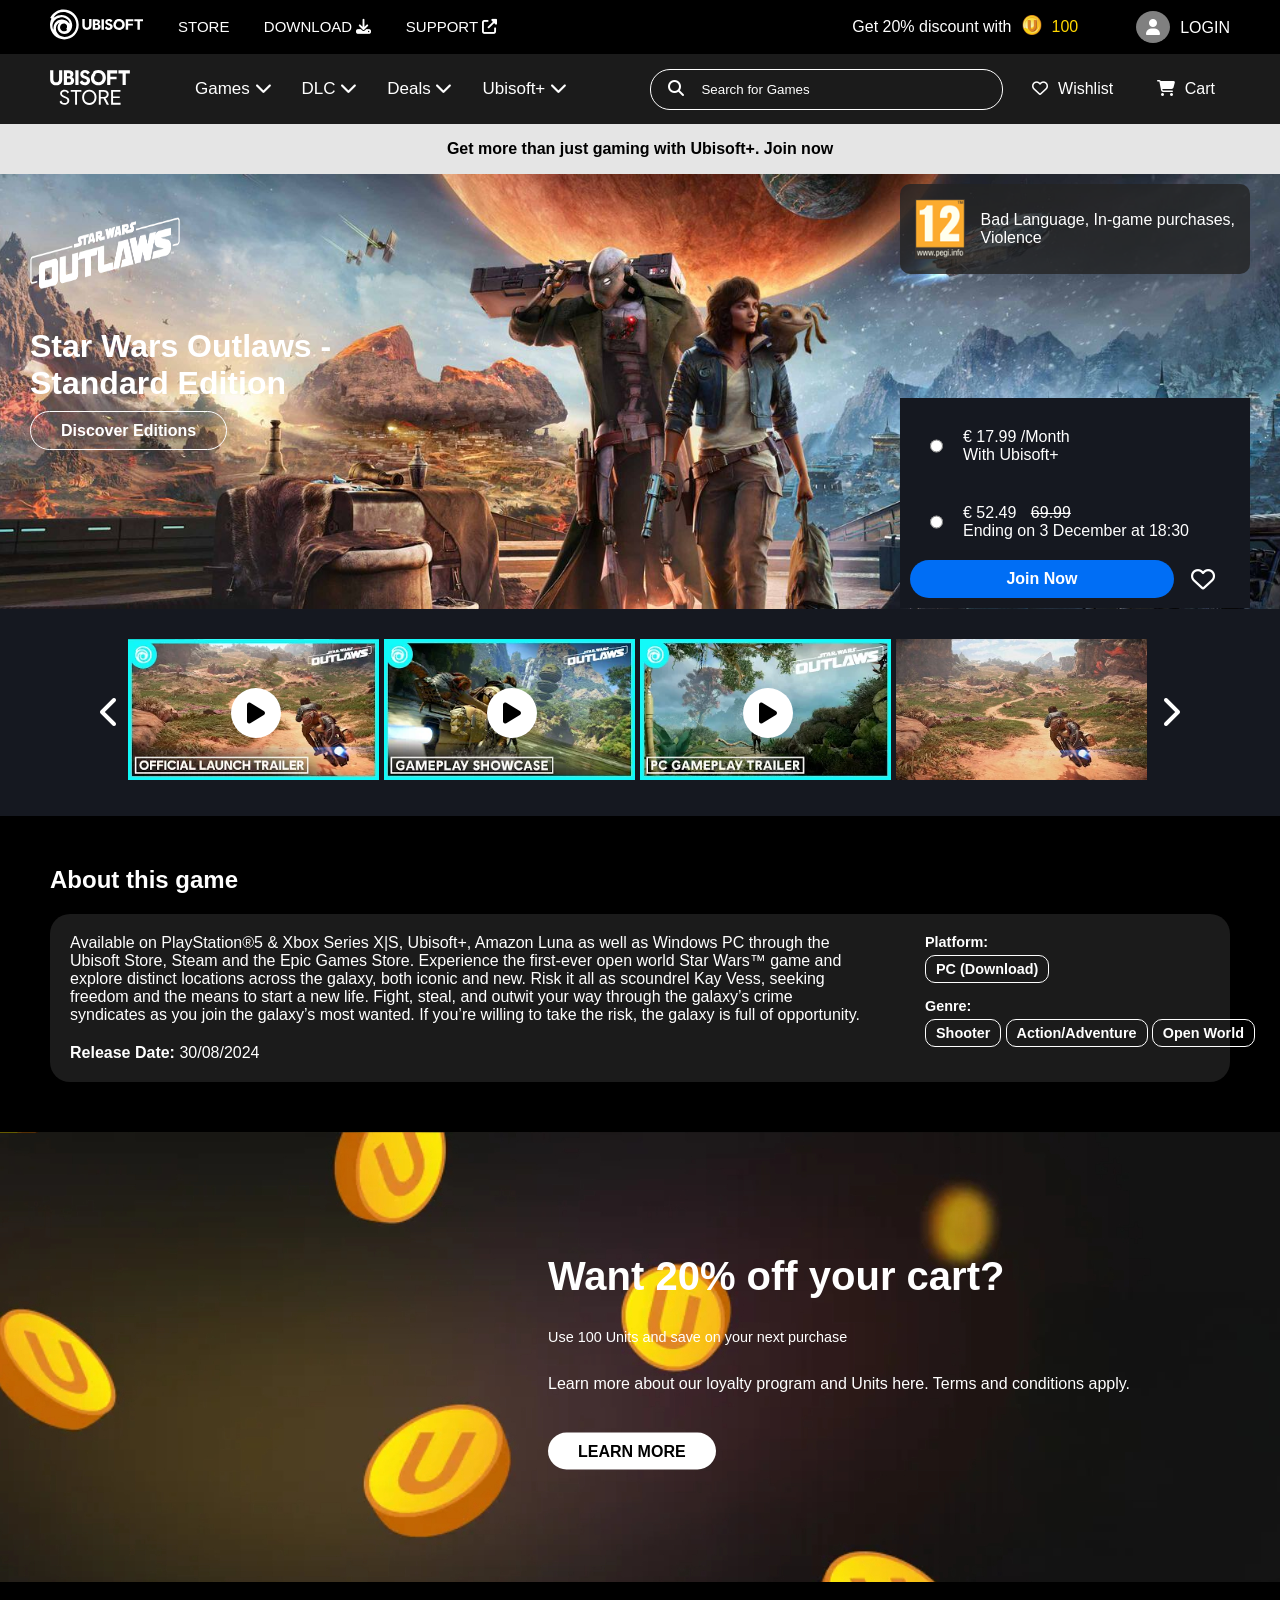
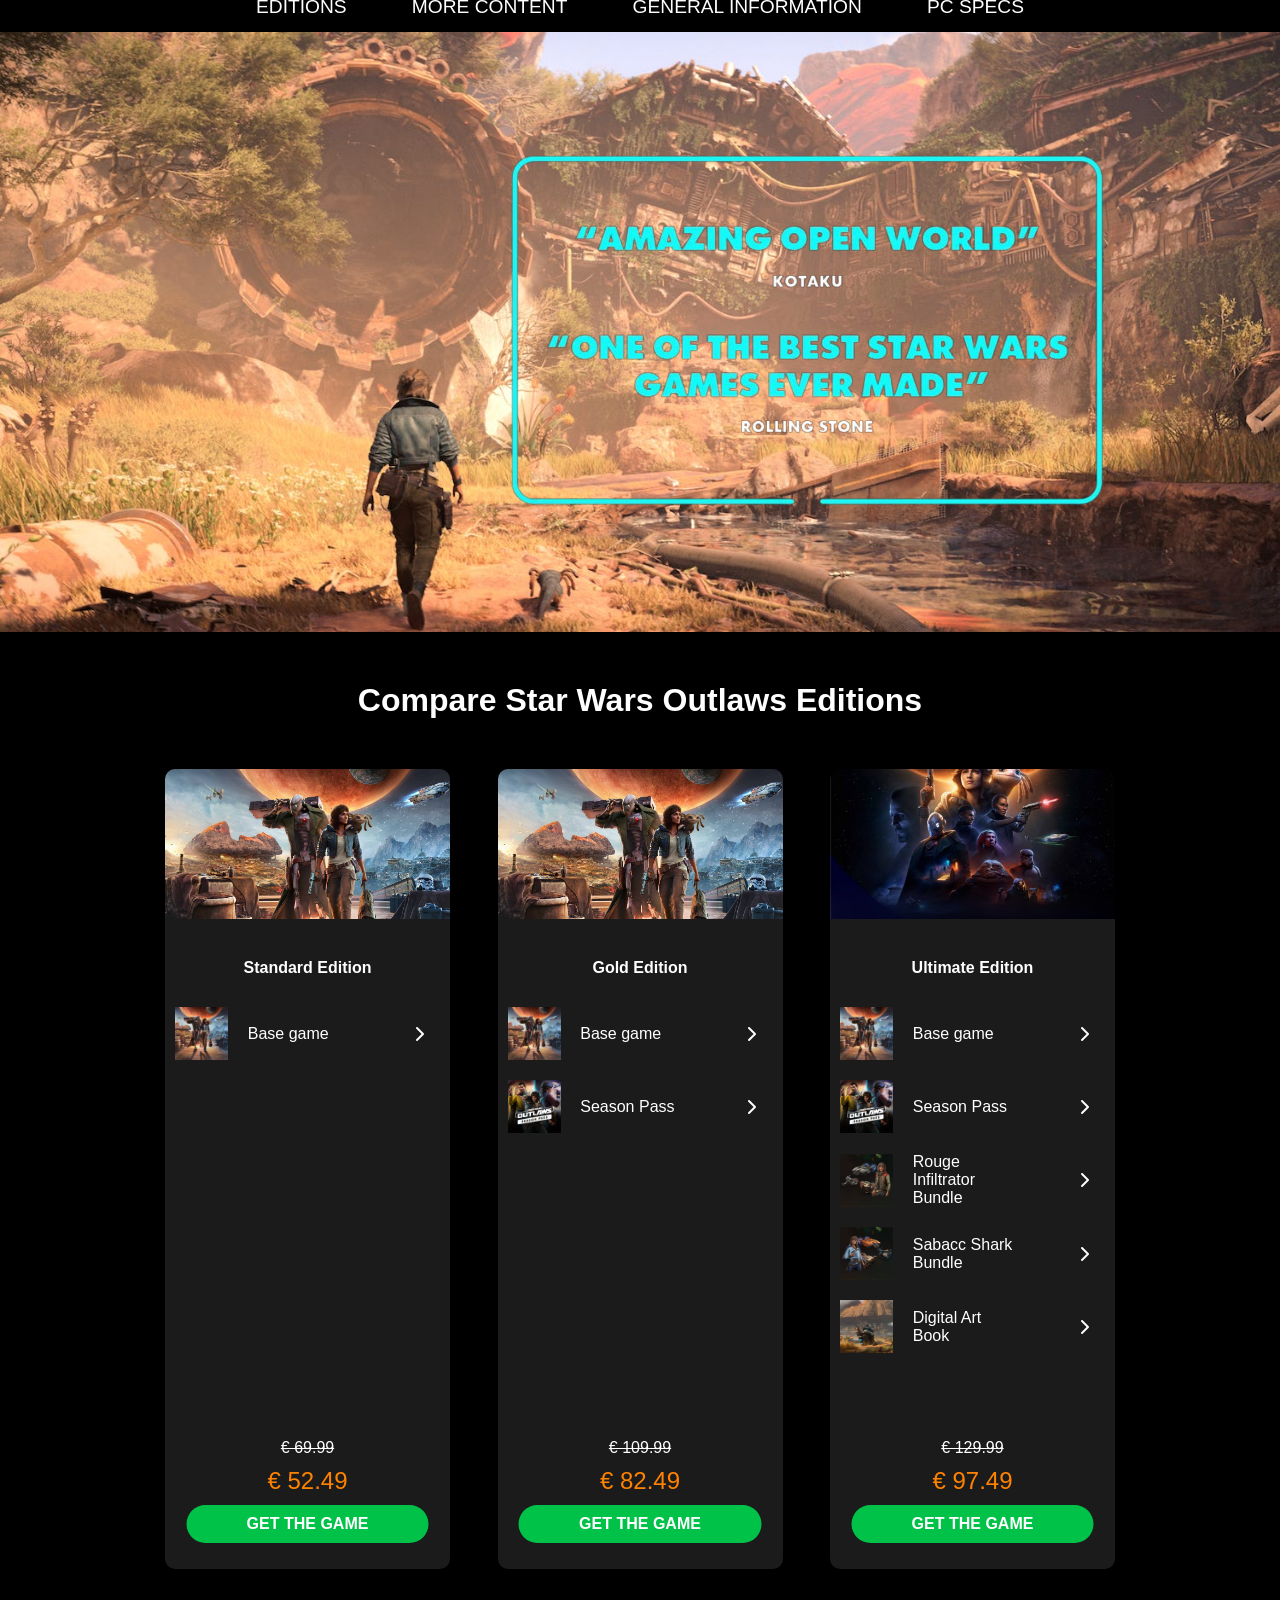
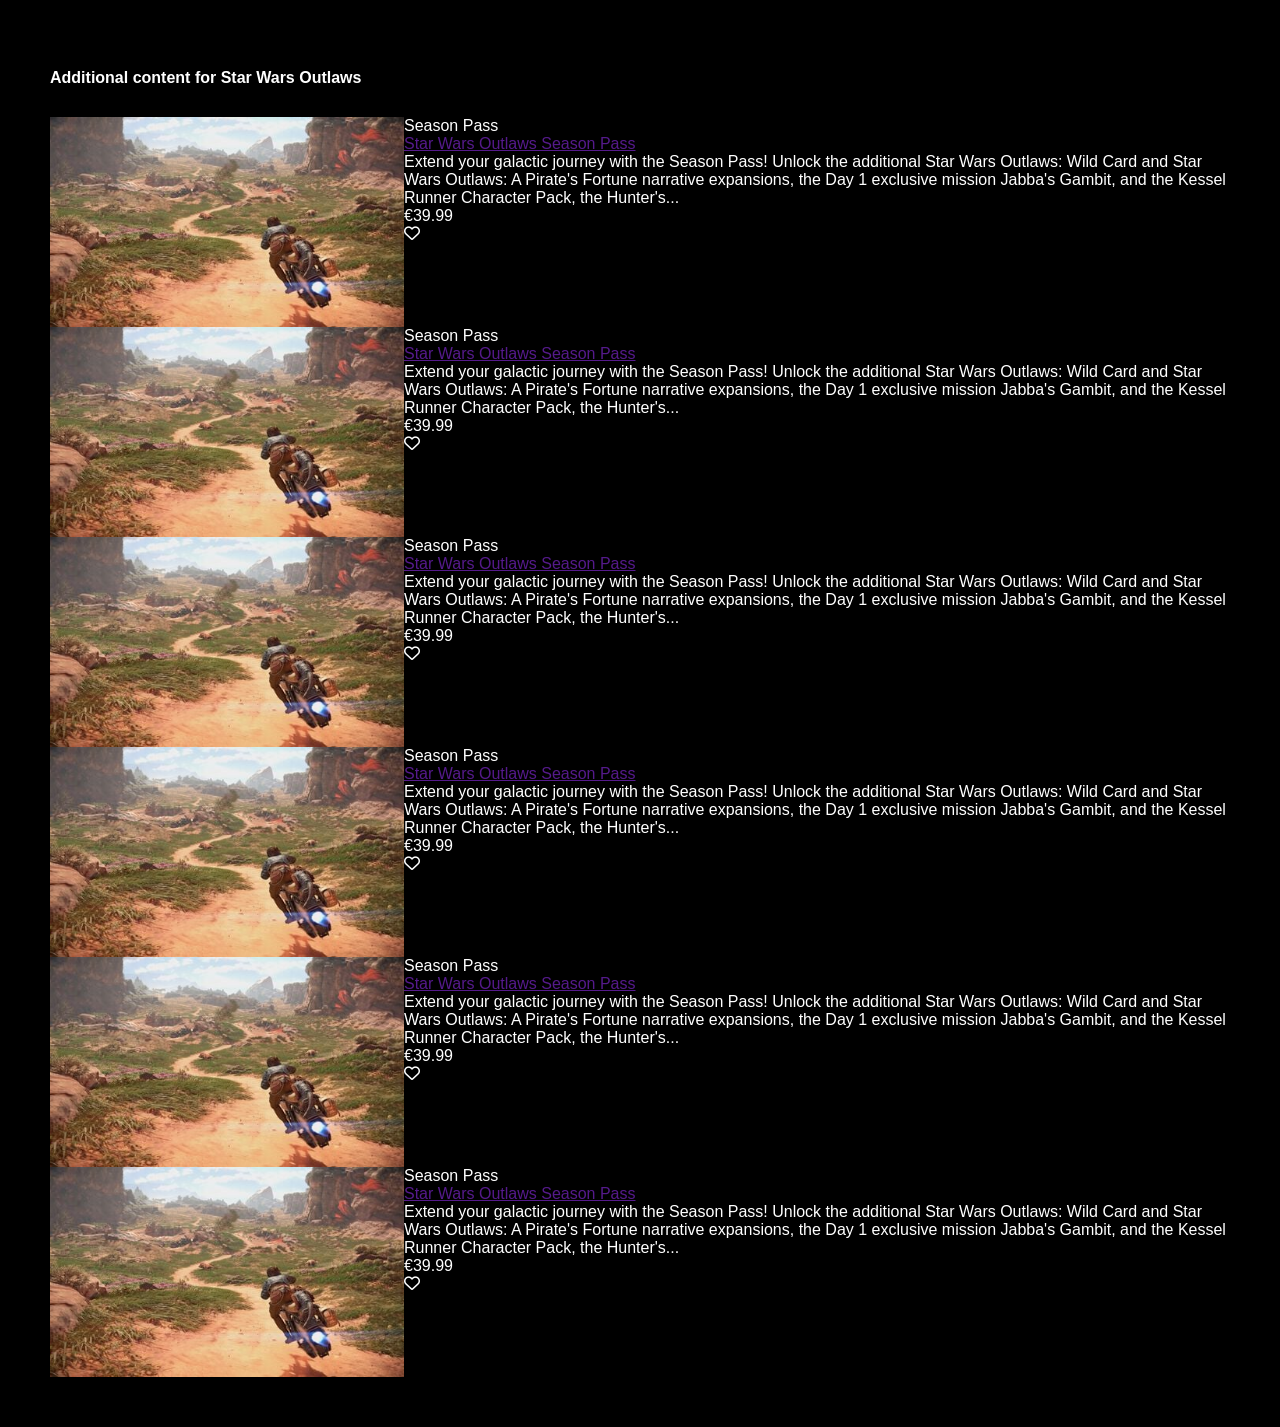
<file: Games/star wars outlaws.html>
<!DOCTYPE html>
<html lang="en">

<head>
    <meta charset="UTF-8">
    <meta name="viewport" content="width=device-width, initial-scale=1.0">
    <title>Ubisoft International Store EN</title>
    <link rel="stylesheet" href="../css/games.css">
    <link rel="stylesheet" href="../css/common.css">
    <link rel="stylesheet" href="https://cdnjs.cloudflare.com/ajax/libs/font-awesome/6.4.0/css/all.min.css"
        integrity="sha512-iecdLmaskl7CVkqkXNQ/ZH/XLlvWZOJyj7Yy7tcenmpD1ypASozpmT/E0iPtmFIB46ZmdtAc9eNBvH0H/ZpiBw=="
        crossorigin="anonymous" referrerpolicy="no-referrer" />
</head>

<body>
    <!-- Header Section -->
    <!-- Main Header -->
    <div id="main-header">
        <div class="logo-and-navigation-menu">
            <!-- Logo -->
            <div class="logo">
                <a href="./index.html">
                    <svg xmlns="http://www.w3.org/2000/svg" width="93" height="31" viewBox="0 0 93 31" fill="#ffffff">
                        <path
                            d="M28.7029 15.4837C28.3943 0.182863 8.09292 -5.51842 0.279658 8.81859C0.624676 9.06895 1.10256 9.40741 1.44758 9.65777C0.868767 10.8685 0.45952 12.1535 0.231441 13.4765C0.077439 14.3274 -1.92491e-05 15.1905 3.58812e-09 16.0553C3.58812e-09 23.9991 6.42891 30.4353 14.3579 30.4353C22.2869 30.4353 28.7158 23.9991 28.7158 16.0596C28.7158 15.8662 28.7158 15.675 28.7029 15.4837ZM3.54447 18.0517C3.35589 19.6087 3.47375 20.0933 3.47268 20.2802L3.12766 20.406C2.99694 20.1502 2.66478 19.2477 2.51906 18.0345C2.14297 13.4045 5.29528 9.23227 10.0912 8.45541C14.4897 7.81071 18.6953 10.5432 19.681 14.3716L19.3349 14.4973C19.0442 14.109 18.7263 13.7421 18.3835 13.3992C13.0785 8.06429 4.74132 10.512 3.54447 18.0507V18.0517ZM17.2059 20.6413C16.8299 21.1874 16.322 21.629 15.7296 21.9248C15.1373 22.2206 14.4798 22.361 13.8186 22.3328C13.1574 22.3046 12.5142 22.1088 11.949 21.7636C11.3838 21.4184 10.9151 20.9352 10.5867 20.3591C10.2583 19.7829 10.0809 19.1327 10.0712 18.4691C10.0614 17.8056 10.2196 17.1504 10.5308 16.5648C10.8421 15.9792 11.2964 15.4823 11.8512 15.1205C12.406 14.7588 13.0432 14.544 13.7032 14.4962C14.3421 14.4619 14.9765 14.6218 15.5234 14.9548C16.0702 15.2879 16.5042 15.7786 16.7684 16.363C17.0327 16.9473 17.115 17.598 17.0045 18.23C16.8941 18.862 16.5961 19.4458 16.1494 19.9052L17.2059 20.6413ZM25.3706 20.7928C23.2994 25.5012 19.036 27.965 14.4833 27.9081C5.74959 27.4783 3.21017 17.378 9.04547 13.7301L9.30263 13.9869C9.20298 14.118 8.86439 14.3931 8.31901 15.4622C7.68362 16.7613 7.48968 18.056 7.56897 18.8662C8.02328 25.9257 17.8863 27.3612 21.284 20.3823C25.6085 10.8096 14.1436 1.08866 3.96449 8.51558L3.72984 8.28027C6.40855 4.07469 11.6374 2.19217 16.6327 3.44503C24.2723 5.36516 28.374 13.3433 25.3717 20.7917L25.3706 20.7928Z"
                            fill="white"></path>
                        <path
                            d="M41.5331 10.0748V16.4768C41.5331 19.0218 39.9074 20.9327 36.9194 20.9327C33.9314 20.9327 32.3057 19.027 32.3057 16.4768V10.0748H34.7323V16.2923C34.7323 17.8467 35.4985 18.7306 36.9194 18.7306C38.3402 18.7306 39.1065 17.8467 39.1065 16.2923V10.0748H41.5331ZM50.5568 17.6653C50.5568 19.5099 49.0395 20.8363 46.5977 20.8363H42.7339V10.1628H46.4535C48.6081 10.1628 50.0301 11.1535 50.0301 12.739C50.0301 13.9431 49.4394 14.6747 48.5615 15.025C49.7418 15.456 50.5557 16.2332 50.5557 17.6664L50.5568 17.6653ZM45.1617 12.2084V14.4654H46.4384C47.1884 14.4654 47.6988 14.0509 47.6988 13.3379C47.6988 12.625 47.1884 12.2095 46.4384 12.2095L45.1617 12.2084ZM46.5023 18.7938C47.5395 18.7938 48.128 18.3368 48.128 17.4529C48.128 16.569 47.5373 16.112 46.5023 16.112H45.1606V18.7949L46.5023 18.7938ZM51.4975 10.166H53.9252V20.8394H51.4964L51.4975 10.166ZM59.7875 14.4799C61.7025 15.1203 62.6931 15.9431 62.6931 17.5887C62.6931 19.799 60.9211 21.0187 58.8305 21.0187C56.8992 21.0187 55.4144 20.1959 54.7912 18.6715L56.7225 17.2995C57.0737 18.2602 57.984 18.8539 58.8901 18.8539C59.6878 18.8539 60.2633 18.4394 60.2633 17.7565C60.2633 17.1161 59.8297 16.7203 58.2355 16.1711C56.5112 15.5763 55.2345 14.7535 55.2345 12.9856C55.2345 11.2789 56.7192 9.98047 58.8738 9.98047C60.5819 9.98047 61.9085 10.6364 62.5295 11.9317L60.5982 13.2126C60.2329 12.4229 59.6585 11.9784 58.7806 11.9784C58.0436 11.9784 57.5018 12.3618 57.5018 12.911C57.5018 13.5328 58.1098 13.9162 59.7864 14.4799H59.7875ZM74.7341 15.5016C74.7341 18.6415 72.3714 21.0197 69.0507 21.0197C65.6508 21.0197 63.3673 18.6871 63.3673 15.8674C63.3673 14.0384 64.1172 12.712 65.2195 11.8437L64.8358 11.4779C65.6822 10.6395 67.2299 9.98358 69.0496 9.98358C72.3693 9.98358 74.7341 12.3929 74.7341 15.5016ZM72.2761 15.5016C72.2761 13.5815 70.9993 12.1784 69.0518 12.1784C67.9181 12.1784 67.0728 12.5929 66.559 13.1234L66.9416 13.4892C66.3509 13.9618 65.8242 14.6167 65.8242 15.7908C65.8242 17.4063 67.0164 18.8239 69.0485 18.8239C70.9972 18.8249 72.2739 17.4218 72.2739 15.5016H72.2761ZM78.1502 12.3618V14.8312H82.8918V16.599H78.147V20.8363H75.7214V10.1628H83.3676V12.3618H78.1502ZM92.9982 12.3618H89.8693V20.8373H87.4438V12.3618H84.3008V10.167H93.0004L92.9982 12.3618Z"
                            fill="white"></path>
                    </svg>
                </a>
            </div>

            <!-- Navigation Menu -->
            <div id="nav-bar">
                <nav>
                    <ul type="none">
                        <li><a href="./index.html">STORE</a></li>
                        <li><a href="#">DOWNLOAD <i class="fa-solid fa-download"></i></a></li>
                        <li><a href="#">SUPPORT <i class="fa-solid fa-up-right-from-square"></i></a></li>
                    </ul>
                </nav>
            </div>
        </div>

        <!-- Discount Section And Login Section -->
        <div class="discount-and-login">
            <!-- Discount Section -->
            <div class="discount-section">
                <a href="">
                    <div class="discount">
                        Get 20% discount with
                    </div>

                    <!-- Point icon -->
                    <div class="point-icon">
                        <img src="../images/point icon.png" alt="">
                    </div>

                    <!-- Point count -->
                    <div class="point-count">100</div>
                </a>
            </div>

            <!-- LogIn section -->
            <a href="" class="login-section">
                <p><i class="fa-solid fa-user"></i>LOGIN</p>
            </a>
        </div>
    </div>

    <!-- Sub Header -->
    <div id="sub-header">
        <div class="container">
            <!-- Linking Hamburger icon -->
            <input type="checkbox" id="res-menu">

            <!-- Hamburger icon -->
            <label for="res-menu" id="res-menu-label">
                <i class="fa-solid fa-bars"></i>
            </label>

            <!-- Logo And Navigation Menu -->
            <div class="logo-and-navigation-menu">
                <!-- Logo -->
                <div class="logo">
                    <a href="">
                        <svg xmlns="http://www.w3.org/2000/svg" xmlns:xlink="http://www.w3.org/1999/xlink" version="1.1"
                            id="Layer_1" x="0px" y="0px" viewBox="0 0 722 316"
                            style="enable-background:new 0 0 722 316;" xml:space="preserve">
                            <path
                                d="M110.5,3.2v79.5c0,31.6-19.3,55.3-54.7,55.3C20.3,138,1,114.4,1,82.8V3.2h28.8v77.3c0,19.3,9.1,30.3,25.9,30.3  c16.9,0,25.9-11,25.9-30.3V3.2H110.5z M217.5,96.4c0,22.9-18,39.4-47,39.4h-45.8V3.2h44.1c25.6,0,42.4,12.3,42.4,32  c0,15-7,24.1-17.4,28.4C207.8,68.9,217.5,78.6,217.5,96.4z M153.5,28.6v28h15.2c8.9,0,15-5.1,15-14c0-8.9-6.1-14-15-14H153.5z   M169.4,110.4c12.3,0,19.3-5.7,19.3-16.7c0-11-7-16.7-19.3-16.7h-15.9v33.3H169.4z M228.7,3.2h28.8v132.6h-28.8V3.2z M327,56.8  c22.7,8,34.5,18.2,34.5,38.6c0,27.5-21,42.6-45.8,42.6c-22.9,0-40.5-10.2-47.9-29.2l22.9-17c4.2,11.9,15,19.3,25.8,19.3  c9.5,0,16.3-5.1,16.3-13.6c0-8-5.1-12.9-24.1-19.7C288.2,70.4,273,60.2,273,38.2c0-21.2,17.6-37.3,43.2-37.3  c20.3,0,36,8.1,43.4,24.2l-22.9,15.9c-4.4-9.8-11.2-15.3-21.6-15.3c-8.7,0-15.1,4.7-15.1,11.6C299.9,45.1,307.1,49.8,327,56.8z   M504.3,69.5c0,39-28,68.6-67.4,68.6c-40.3,0-67.4-29-67.4-64c0-22.7,8.9-39.2,22-50l-4.5-4.5c10-10.4,28.4-18.6,50-18.6  C476.3,0.9,504.3,30.9,504.3,69.5z M475.1,69.5c0-23.9-15.2-41.3-38.3-41.3c-13.4,0-23.5,5.1-29.5,11.7l4.5,4.5  c-7,5.9-13.3,14-13.3,28.6c0,20.1,14.2,37.7,38.3,37.7C460,110.8,475.1,93.4,475.1,69.5z M544.8,30.5v30.7h56.2v22h-56.2v52.6H516  V3.2h90.7v27.3H544.8z M721,30.5h-37.1v105.3h-28.8V30.5h-37.3V3.2H721V30.5z">
                            </path>
                            <g>
                                <path
                                    d="M103.9,307.9c-8-4.8-14-11.9-17.9-21.4l14.8-11c2.5,7.2,6.4,12.9,11.7,17c5.3,4.2,11.6,6.2,18.9,6.2c8,0,14.1-1.8,18.6-5.3   c4.4-3.5,6.6-9,6.6-16.3c0-4.3-0.9-7.9-2.8-10.9c-1.9-3-5-5.7-9.2-8.1c-4.2-2.5-10.1-5-17.7-7.7c-10.1-3.5-18.6-8.4-25.5-14.6   c-6.9-6.2-10.3-13.9-10.3-23.3c0-6.8,1.8-12.9,5.5-18.2c3.7-5.3,8.6-9.4,14.8-12.2c6.2-2.8,12.8-4.3,19.9-4.3   c10.2,0,18.6,2.1,25.1,6.2c6.5,4.1,11.6,10.1,15.4,17.9l-13.8,9.8c-5.6-12-14.6-18-27.1-18c-6.3,0-11.7,1.5-16.3,4.6   c-4.5,3.1-6.8,7.5-6.8,13.4c0,5.9,2.5,10.8,7.4,14.6c4.9,3.8,13.2,7.8,24.8,11.9c10.9,3.9,19.3,8.9,25.2,14.9   c5.9,6,8.9,13.5,8.9,22.6c0,8-2,14.9-6,20.8c-4,5.9-9.2,10.5-15.7,13.6c-6.5,3.2-13.5,4.7-20.9,4.7   C121.1,315.1,111.9,312.7,103.9,307.9z">
                                </path>
                                <path d="M283,196.1h-39.2v116.7h-17.4V196.1H187v-15.9h96V196.1z"></path>
                                <path
                                    d="M321.3,306.2c-9.9-5.9-17.6-14.1-23.2-24.5c-5.6-10.4-8.3-22.1-8.3-35.1c0-13,2.8-24.7,8.3-35.1   c5.6-10.4,13.3-18.6,23.2-24.5c9.9-5.9,21.1-8.9,33.6-8.9s23.7,3,33.6,8.9c9.9,5.9,17.6,14.1,23.2,24.5c5.6,10.4,8.3,22.1,8.3,35.1   c0,13-2.8,24.7-8.3,35.1c-5.6,10.4-13.3,18.6-23.2,24.5c-9.9,5.9-21.1,8.9-33.6,8.9S331.2,312.1,321.3,306.2z M379.5,292   c7.2-4.5,12.8-10.7,16.8-18.6c4-7.9,6-16.9,6-27c0-10.1-2-19.1-6-27c-4-7.9-9.6-14.1-16.8-18.6c-7.2-4.5-15.4-6.7-24.6-6.7   c-9.2,0-17.4,2.2-24.6,6.7c-7.2,4.5-12.8,10.7-16.8,18.6c-4,7.9-6,16.9-6,27c0,10.1,2,19.1,6,27c4,7.9,9.6,14.1,16.8,18.6   c7.2,4.5,15.4,6.7,24.6,6.7C364.1,298.8,372.4,296.5,379.5,292z">
                                </path>
                                <path
                                    d="M512.1,312.8l-29.7-54.9H458v54.9h-17.4V180.2h45.6c8.7,0,16.3,1.6,22.9,4.8c6.6,3.2,11.6,7.8,15.2,13.6   c3.6,5.9,5.4,12.7,5.4,20.4c0,9.1-2.5,16.9-7.6,23.4c-5.1,6.5-11.9,11-20.6,13.5l30.9,56.8H512.1z M458,243.5h28   c8,0,14.3-2,19.1-5.9c4.8-3.9,7.2-9.8,7.2-17.6c0-7.8-2.4-13.7-7.2-17.6c-4.8-3.9-11.2-5.9-19.1-5.9h-28V243.5z">
                                </path>
                                <path d="M637.1,296.5v16.3h-85.4V180.2H636v16.3h-66.8v42.8h60.4v14.4h-60.4v42.8H637.1z">
                                </path>
                            </g>
                        </svg>
                    </a>
                </div>

                <!-- Navigation Menu -->
                <div id="subnav-bar">
                    <nav>
                        <ul>
                            <li><button>Games <i class="fa fa-chevron-down"></i></button>
                                <!-- Popup box for Games -->
                                <div class="popup-games">
                                    <div class="top-section">
                                        <div class="side1">
                                            <div class="part">
                                                <p class="title">Categories</p>
                                                <a href="">Best Sellers</a>
                                                <a href="">Coming Soon</a>
                                                <a href="">Free Games</a>
                                                <a href="">Latest Releases</a>
                                                <a href="">Timeless hits</a>
                                            </div>

                                            <div class="part">
                                                <p class="title">Featured</p>
                                                <a href="">Star Wars Outlaws</a>
                                                <a href="">Xdefient</a>
                                                <a href="">Assassin's Creed Shadows</a>
                                                <a href="">Rainbow Six Seige</a>
                                                <a href="">Assassin's Creed Mirage</a>
                                                <a href="">Assassin's Creed Valhalla</a>
                                                <a href="">Avatar: Frontiers of Pandora</a>
                                                <a href="">Skull & Bones</a>
                                                <a href="">Prince of Persia The Lost Crown</a>
                                                <a href="">Anno 1800</a>
                                                <a href="">The Crew Motorfest</a>
                                                <a href="">The Division 2</a>
                                                <a href="">Rocksmith+</a>
                                            </div>
                                        </div>

                                        <div class="side2">
                                            <div class="part">
                                                <div class="image">
                                                    <a href=""><img src="../images/swo_navcard.jpg"
                                                            alt="Star Wars Outlaws"></a>
                                                </div>
                                                <p>Play <b>Star Wars Outlaws</b> now</p>
                                            </div>

                                            <div class="part">
                                                <div class="image">
                                                    <a href=""><img src="../images/XDefiant_S2_Card.jpg"
                                                            alt="XDefiant"></a>
                                                </div>
                                                <p>Play <b>Xdefient Season 2</b> now</p>
                                            </div>
                                        </div>
                                    </div>

                                    <div class="bottom-section">
                                        <a href="">View all games</a>
                                    </div>
                                </div>
                            </li>
                            <li><button>DLC <i class="fa fa-chevron-down"></i></button>
                                <!-- Popup Box for DLC -->
                                <div class="popup-games">
                                    <div class="top-section">
                                        <div class="side1">
                                            <div class="part">
                                                <p class="title">Featured</p>
                                                <a href="">Star Wars Outlaws</a>
                                                <a href="">XDefiant</a>
                                                <a href="">Rainbow Six Siege</a>
                                                <a href="">Anno 1800</a>
                                                <a href="">Assassin's Creed Valhalla</a>
                                                <a href="">Assassin's Creed Mirage</a>
                                                <a href="">For Honor</a>
                                            </div>

                                            <div class="part">
                                                <p class="title">DLC Type</p>
                                                <a href="">Currency</a>
                                                <a href="">Season Pass</a>
                                                <a href="">Extensions</a>
                                                <a href="">Packs</a>
                                                <a href="">Skins and cosmetics</a>
                                            </div>
                                        </div>

                                        <div class="side2">
                                            <div class="part">
                                                <div class="image">
                                                    <a href=""><img src="../images/XDefiantS2-DLC.jpg"
                                                            alt="Star Wars Outlaws"></a>
                                                </div>
                                                <p>Get your <b>Xdefient Season 2</b> Gold Pack now</p>
                                            </div>

                                            <div class="part">
                                                <div class="image">
                                                    <a href=""><img src="../images/Anno1800PiratecovNav.jpg"
                                                            alt="XDefiant"></a>
                                                </div>
                                                <p>New Pirate Cove Pack in <b>Anno 1800</b></p>
                                            </div>
                                        </div>
                                    </div>

                                    <div class="bottom-section">
                                        <a href="">View all dlc</a>
                                    </div>
                                </div>
                            </li>
                            <li><button>Deals <i class="fa fa-chevron-down"></i></button>
                                <!-- Popup Box for Deals -->
                                <div class="popup-games">
                                    <div class="top-section">
                                        <div class="side1">
                                            <div class="part">
                                                <p class="title">Deals Categories</p>
                                                <a href="">Great Prices</a>
                                                <a href="">Best Sellers</a>
                                                <a href="">DLC Dealers</a>
                                            </div>

                                            <div class="part">
                                                <p class="title">Week's best sellers</p>
                                                <a href="">Assassin's Creed Mirage</a>
                                                <a href="">Avatar: Frontiers of Pandora</a>
                                                <a href="">Prince of Persia The Lost Crown</a>
                                                <a href="">Skull & Bones</a>
                                                <a href="">The Crew Motorfest</a>
                                            </div>
                                        </div>

                                        <div class="side2">
                                            <div class="part">
                                                <div class="image">
                                                    <a href=""><img src="../images/Far_Cry_5_Nav.jpg"
                                                            alt="Star Wars Outlaws"></a>
                                                </div>
                                                <p><b>Far Cry 5</b> is on sale</p>
                                            </div>

                                            <div class="part">
                                                <div class="image">
                                                    <a href=""><img src="../images/Autumn_Sale_Nav.jpg"
                                                            alt="XDefiant"></a>
                                                </div>
                                                <p>$15 USD off<sup>*</sup> your cart with coupon code <b>Autumn 24</b>
                                                </p>
                                            </div>
                                        </div>
                                    </div>

                                    <div class="bottom-section">
                                        <a href="">View all autumn sale</a>
                                    </div>
                                </div>
                            </li>
                            <li><button>Ubisoft+ <i class="fa fa-chevron-down"></i></button></button>
                                <!-- Popup Box for Ubisoft+ -->
                                <div class="popup-games">
                                    <div class="top-section">
                                        <div class="side1">
                                            <div class="part">
                                                <p class="title">Discover Ubisoft+</p>
                                                <a href="">Overview</a>
                                                <a href="">Games</a>
                                                <a href="">Rewards</a>
                                                <a href="">Cloud Gaming</a>
                                                <a href="">Console</a>
                                            </div>
                                        </div>

                                        <div class="side2">
                                            <div class="part">
                                                <div class="image">
                                                    <a href=""><img src="../images/Ubisoftswo_Card.jpg"
                                                            alt="Star Wars Outlaws"></a>
                                                </div>
                                                <p>Play <b>Star Wars Outlaws</b> now</p>
                                            </div>

                                            <div class="part">
                                                <div class="image">
                                                    <a href=""><img src="../images/Gaminglist_Card.jpg"
                                                            alt="XDefiant"></a>
                                                </div>
                                                <p>Discover all <b>Ubisoft+</b> games</p>
                                            </div>
                                        </div>
                                    </div>

                                    <div class="bottom-section">
                                        <a href="">View all ubisoft+</a>
                                    </div>
                                </div>
                            </li>
                        </ul>
                    </nav>
                </div>
            </div>

            <div class="search-and-wishlist">
                <!-- Search bar -->
                <div class="search-bar">
                    <i class="fa-solid fa-magnifying-glass"></i>
                    <input type="text" placeholder="Search for Games" size="35px">
                </div>

                <!-- Wishlist -->
                <div class="wishlist">
                    <a href=""><i class="fa-regular fa-heart"></i>Wishlist</a>
                </div>

                <!-- Shopping cart -->
                <div class="cart">
                    <a href=""><i class="fa-solid fa-cart-shopping"></i>Cart</a>
                </div>
            </div>
        </div>
    </div>

    <!-- Hero section -->
    <div href="" class="hero-section">
        <a href="" class="hero">Get more than just gaming with Ubisoft+. Join now</a>
    </div>

    <!-- Main Background -->
    <div class="main-background">
        <img src="../images/Games/Star Wars Outlaws/645ba713a9ce0448bffa4c12-bg.jpg" alt="" class="bg-image">
        <div class="left-section">
            <img src="../images/Games/Star Wars Outlaws/GamePageLogo.webp" alt="" class="game-page-logo">
            <p class="title">Star Wars Outlaws - <br>Standard Edition</p>
            <a href="" class="btn">Discover Editions</a>
        </div>

        <div class="right-section">
            <div class="top">
                <img src="../images/Games/Star Wars Outlaws/pegi-12.webp" alt="">
                <p>Bad Language, In-game purchases,<br>Violence</p>
            </div>

            <div class="bottom">
                <div class="price-section">
                    <input type="radio" name="price" id="price1">
                    <div>
                        <label for="price1">&euro; 17.99 /Month<br>With Ubisoft+</label>
                    </div>
                </div>

                <div class="price-section">
                    <input type="radio" name="price" id="price2">
                    <div>
                        <label for="price2">&euro; 52.49 <s>69.99</s></label>
                        <label for="price2">Ending on 3 December at 18:30</label>
                    </div>
                </div>

                <div class="part">
                    <a href="">Join Now</a>
                    <i class="fa-regular fa-heart"></i>
                </div>
            </div>
        </div>
    </div>

    <!-- Gameplay Trailers -->
    <div class="trailers">
        <div class="container">
            <a href="" class="arrow left"><i class="fa-solid fa-chevron-left"></i></a>
            <a href="" class="arrow right"><i class="fa-solid fa-chevron-right"></i></a>

            <div class="slider">
                <a href="">
                    <img src="../images/Games/Star Wars Outlaws/Official Launch Trailer.webp" alt="">
                    <i class="fa-sharp fa-solid fa-play"></i>
                </a>

                <a href="">
                    <img src="../images/Games/Star Wars Outlaws/Gameplay Showcase.webp" alt="">
                    <i class="fa-sharp fa-solid fa-play"></i>
                </a>

                <a href="">
                    <img src="../images/Games/Star Wars Outlaws/PC Gameplay Trailer.webp" alt="">
                    <i class="fa-sharp fa-solid fa-play"></i>
                </a>

                <a href=""><img src="../images/Games/Star Wars Outlaws/645ba713a9ce0448bffa4c12-1.jpg" alt=""></a>
                <a href="" class="not-active"><img
                        src="../images/Games/Star Wars Outlaws/645ba713a9ce0448bffa4c12-2.webp" alt=""></a>
                <a href="" class="not-active"><img
                        src="../images/Games/Star Wars Outlaws/645ba713a9ce0448bffa4c12-7.webp" alt=""></a>
                <a href="" class="not-active"><img
                        src="../images/Games/Star Wars Outlaws/645ba713a9ce0448bffa4c12-4.webp" alt=""></a>
                <a href="" class="not-active"><img
                        src="../images/Games/Star Wars Outlaws/645ba713a9ce0448bffa4c12-5.webp" alt=""></a>
                <a href="" class="not-active"><img
                        src="../images/Games/Star Wars Outlaws/645ba713a9ce0448bffa4c12-8.webp" alt=""></a>
            </div>
        </div>
    </div>

    <!-- About This Game -->
    <div class="about-game">
        <p class="title">About this game</p>

        <div class="about-desc">
            <div class="left">
                <p class="desc">
                    Available on PlayStation®5 & Xbox Series X|S, Ubisoft+, Amazon Luna as well as Windows PC through
                    the Ubisoft Store, Steam and the Epic Games Store. Experience the first-ever open world Star Wars™
                    game and explore distinct locations across the galaxy, both iconic and new. Risk it all as scoundrel
                    Kay Vess, seeking freedom and the means to start a new life. Fight, steal, and outwit your way
                    through the galaxy’s crime syndicates as you join the galaxy’s most wanted. If you’re willing to
                    take the risk, the galaxy is full of opportunity.
                </p>

                <p class="date"><span>Release Date:</span> 30/08/2024</p>
            </div>

            <div class="right">
                <div class="part">
                    <p>Platform:</p>
                    <div class="links">
                        <a href="">PC (Download)</a>
                    </div>
                </div>

                <div class="part">
                    <p>Genre:</p>
                    <div class="links">
                        <a href="">Shooter</a>
                        <a href="">Action/Adventure</a>
                        <a href="">Open World</a>
                    </div>
                </div>
            </div>
        </div>
    </div>

    <!-- Discount Section -->
    <div class="discount-20-percent">
        <div class="text">
            <p class="title">Want 20% off your cart?</p>
            <p class="sub-title">Use 100 Units and save on your next purchase</p>
            <p class="learn-more">Learn more about our loyalty program and Units here. Terms and conditions apply.</p>
            <a href="" class="btn">Learn More</a>
        </div>
    </div>

    <!-- Second Sub Header -->
    <div class="second-sub-header">
        <div class="menu-items">
            <a href="">Editions</a>
            <a href="">More Content</a>
            <a href="">General Information</a>
            <a href="">PC Specs</a>
        </div>
    </div>

    <!-- Kotaku -->
    <div class="kotaku">
        <img src="../images/Games/Star Wars Outlaws/731622ff-d445-49ab-8a12-6a3cded09fe3_1500x844.jpg" alt="Star Wars Outlaws" class="bg-image">
        <img src="../images/Games/Star Wars Outlaws/kotaku.png" alt="Kotaku" class="top-image">
    </div>

    <!-- Editions -->
    <div class="editions-section">
        <p class="title">Compare Star Wars Outlaws Editions</p>
        <div class="editions">
            <div class="edition">
                <div class="edition-image">
                    <img src="../images/Games/Star Wars Outlaws/645ba713a9ce0448bffa4c12-bg.jpg" alt="Standard Edition">
                </div>
                
                <div class="edition-desc">
                    <p class="edition-name">Standard Edition</p>
                    <a href="" class="edition-category">
                        <img src="../images/Games/Star Wars Outlaws/SWO_Standard.avif" alt="">
                        <p>Base game</p>
                        <i class="fa-solid fa-chevron-right"></i>
                    </a>

                    <div class="price">
                        <p class="present-price">&euro; 69.99</p>
                        <p class="new-price">&euro; 52.49</p>
                        <a href="" class="btn">Get the game</a>
                    </div>
                </div>
            </div>

            <div class="edition">
                <div class="edition-image">
                    <img src="../images/Games/Star Wars Outlaws/645ba713a9ce0448bffa4c12-bg.jpg" alt="Gold Edition">
                </div>

                <div class="edition-desc">
                    <p class="edition-name">Gold Edition</p>
                    <a href="" class="edition-category">
                        <img src="../images/Games/Star Wars Outlaws/SWO_Standard.avif" alt="">
                        <p>Base game</p>
                        <i class="fa-solid fa-chevron-right"></i>
                    </a>

                    <a href="" class="edition-category">
                        <img src="../images/Games/Star Wars Outlaws/SWO_SP_title.avif" alt="">
                        <p>Season Pass</p>
                        <i class="fa-solid fa-chevron-right"></i>
                    </a>

                    <div class="price">
                        <p class="present-price">&euro; 109.99</p>
                        <p class="new-price">&euro; 82.49</p>
                        <a href="" class="btn">Get the game</a>
                    </div>
                </div>
            </div>

            <div class="edition">
                <div class="edition-image">
                    <img src="../images/Games/Star Wars Outlaws/Star Wars Outlaws Ultimate Edition.jpg" alt="Ultimate Edition">
                </div>

                <div class="edition-desc">
                    <p class="edition-name">Ultimate Edition</p>
                    <a href="" class="edition-category">
                        <img src="../images/Games/Star Wars Outlaws/SWO_Standard.avif" alt="">
                        <p>Base game</p>
                        <i class="fa-solid fa-chevron-right"></i>
                    </a>

                    <a href="" class="edition-category">
                        <img src="../images/Games/Star Wars Outlaws/SWO_SP_title.avif" alt="">
                        <p>Season Pass</p>
                        <i class="fa-solid fa-chevron-right"></i>
                    </a>

                    <a href="" class="edition-category">
                        <img src="../images/Games/Star Wars Outlaws/SWO_Rogue_Infiltrator_Bundle.avif" alt="">
                        <p>Rouge Infiltrator Bundle</p>
                        <i class="fa-solid fa-chevron-right"></i>
                    </a>

                    <a href="" class="edition-category">
                        <img src="../images/Games/Star Wars Outlaws/SWO_Sabacc_Shark_Bundle.avif" alt="">
                        <p>Sabacc Shark Bundle</p>
                        <i class="fa-solid fa-chevron-right"></i>
                    </a>

                    <a href="" class="edition-category">
                        <img src="../images/Games/Star Wars Outlaws/SWO_Digital_Artbook.avif" alt="">
                        <p>Digital Art Book</p>
                        <i class="fa-solid fa-chevron-right"></i>
                    </a>

                    <div class="price">
                        <p class="present-price">&euro; 129.99</p>
                        <p class="new-price">&euro; 97.49</p>
                        <a href="" class="btn">Get the game</a>
                    </div>
                </div>
            </div>
        </div>
    </div>

    <!-- Additional content -->
    <div class="additional-content">
        <p class="title">Additional content for Star Wars Outlaws<span></span></p>
        <div class="contents">
            <div class="content">
                <a href="" class="slider">
                    <img src="../images/Games/Star Wars Outlaws/645ba713a9ce0448bffa4c12-1.jpg" alt="" class="curr">
                    <img src="../images/Games/Star Wars Outlaws/645ba713a9ce0448bffa4c12-2.webp" alt="">
                    <img src="../images/Games/Star Wars Outlaws/645ba713a9ce0448bffa4c12-3.webp" alt="">
                    <img src="../images/Games/Star Wars Outlaws/645ba713a9ce0448bffa4c12-4.webp" alt="">
                    <img src="../images/Games/Star Wars Outlaws/645ba713a9ce0448bffa4c12-5.webp" alt="">
                    <img src="../images/Games/Star Wars Outlaws/645ba713a9ce0448bffa4c12-6.webp" alt="">
                    <img src="../images/Games/Star Wars Outlaws/645ba713a9ce0448bffa4c12-7.webp" alt="">
                    <img src="../images/Games/Star Wars Outlaws/645ba713a9ce0448bffa4c12-8.webp" alt="">
                </a>

                <div class="description">
                    <p class="top-tile">Season Pass</p>
                    <a href="">Star Wars Outlaws Season Pass</a>
                    <p class="desc">
                        Extend your galactic journey with the Season Pass! Unlock the additional Star Wars Outlaws: Wild Card and Star Wars Outlaws: A Pirate's Fortune narrative expansions, the Day 1 exclusive mission Jabba's Gambit, and the Kessel Runner Character Pack, the Hunter's...
                    </p>

                    <div class="price-section">
                        <p class="price">&euro;39.99</p>
                        <i class="fa-regular fa-heart"></i>
                    </div>
                </div>
            </div>

            <div class="content">
                <a href="" class="slider">
                    <img src="../images/Games/Star Wars Outlaws/645ba713a9ce0448bffa4c12-1.jpg" alt="" class="curr">
                    <img src="../images/Games/Star Wars Outlaws/645ba713a9ce0448bffa4c12-2.webp" alt="">
                    <img src="../images/Games/Star Wars Outlaws/645ba713a9ce0448bffa4c12-3.webp" alt="">
                    <img src="../images/Games/Star Wars Outlaws/645ba713a9ce0448bffa4c12-4.webp" alt="">
                    <img src="../images/Games/Star Wars Outlaws/645ba713a9ce0448bffa4c12-5.webp" alt="">
                    <img src="../images/Games/Star Wars Outlaws/645ba713a9ce0448bffa4c12-6.webp" alt="">
                    <img src="../images/Games/Star Wars Outlaws/645ba713a9ce0448bffa4c12-7.webp" alt="">
                    <img src="../images/Games/Star Wars Outlaws/645ba713a9ce0448bffa4c12-8.webp" alt="">
                </a>

                <div class="description">
                    <p class="top-tile">Season Pass</p>
                    <a href="">Star Wars Outlaws Season Pass</a>
                    <p class="desc">
                        Extend your galactic journey with the Season Pass! Unlock the additional Star Wars Outlaws: Wild Card and Star Wars Outlaws: A Pirate's Fortune narrative expansions, the Day 1 exclusive mission Jabba's Gambit, and the Kessel Runner Character Pack, the Hunter's...
                    </p>

                    <div class="price-section">
                        <p class="price">&euro;39.99</p>
                        <i class="fa-regular fa-heart"></i>
                    </div>
                </div>
            </div>

            <div class="content">
                <a href="" class="slider">
                    <img src="../images/Games/Star Wars Outlaws/645ba713a9ce0448bffa4c12-1.jpg" alt="" class="curr">
                    <img src="../images/Games/Star Wars Outlaws/645ba713a9ce0448bffa4c12-2.webp" alt="">
                    <img src="../images/Games/Star Wars Outlaws/645ba713a9ce0448bffa4c12-3.webp" alt="">
                    <img src="../images/Games/Star Wars Outlaws/645ba713a9ce0448bffa4c12-4.webp" alt="">
                    <img src="../images/Games/Star Wars Outlaws/645ba713a9ce0448bffa4c12-5.webp" alt="">
                    <img src="../images/Games/Star Wars Outlaws/645ba713a9ce0448bffa4c12-6.webp" alt="">
                    <img src="../images/Games/Star Wars Outlaws/645ba713a9ce0448bffa4c12-7.webp" alt="">
                    <img src="../images/Games/Star Wars Outlaws/645ba713a9ce0448bffa4c12-8.webp" alt="">
                </a>

                <div class="description">
                    <p class="top-tile">Season Pass</p>
                    <a href="">Star Wars Outlaws Season Pass</a>
                    <p class="desc">
                        Extend your galactic journey with the Season Pass! Unlock the additional Star Wars Outlaws: Wild Card and Star Wars Outlaws: A Pirate's Fortune narrative expansions, the Day 1 exclusive mission Jabba's Gambit, and the Kessel Runner Character Pack, the Hunter's...
                    </p>

                    <div class="price-section">
                        <p class="price">&euro;39.99</p>
                        <i class="fa-regular fa-heart"></i>
                    </div>
                </div>
            </div>

            <div class="content">
                <a href="" class="slider">
                    <img src="../images/Games/Star Wars Outlaws/645ba713a9ce0448bffa4c12-1.jpg" alt="" class="curr">
                    <img src="../images/Games/Star Wars Outlaws/645ba713a9ce0448bffa4c12-2.webp" alt="">
                    <img src="../images/Games/Star Wars Outlaws/645ba713a9ce0448bffa4c12-3.webp" alt="">
                    <img src="../images/Games/Star Wars Outlaws/645ba713a9ce0448bffa4c12-4.webp" alt="">
                    <img src="../images/Games/Star Wars Outlaws/645ba713a9ce0448bffa4c12-5.webp" alt="">
                    <img src="../images/Games/Star Wars Outlaws/645ba713a9ce0448bffa4c12-6.webp" alt="">
                    <img src="../images/Games/Star Wars Outlaws/645ba713a9ce0448bffa4c12-7.webp" alt="">
                    <img src="../images/Games/Star Wars Outlaws/645ba713a9ce0448bffa4c12-8.webp" alt="">
                </a>

                <div class="description">
                    <p class="top-tile">Season Pass</p>
                    <a href="">Star Wars Outlaws Season Pass</a>
                    <p class="desc">
                        Extend your galactic journey with the Season Pass! Unlock the additional Star Wars Outlaws: Wild Card and Star Wars Outlaws: A Pirate's Fortune narrative expansions, the Day 1 exclusive mission Jabba's Gambit, and the Kessel Runner Character Pack, the Hunter's...
                    </p>

                    <div class="price-section">
                        <p class="price">&euro;39.99</p>
                        <i class="fa-regular fa-heart"></i>
                    </div>
                </div>
            </div>

            <div class="content">
                <a href="" class="slider">
                    <img src="../images/Games/Star Wars Outlaws/645ba713a9ce0448bffa4c12-1.jpg" alt="" class="curr">
                    <img src="../images/Games/Star Wars Outlaws/645ba713a9ce0448bffa4c12-2.webp" alt="">
                    <img src="../images/Games/Star Wars Outlaws/645ba713a9ce0448bffa4c12-3.webp" alt="">
                    <img src="../images/Games/Star Wars Outlaws/645ba713a9ce0448bffa4c12-4.webp" alt="">
                    <img src="../images/Games/Star Wars Outlaws/645ba713a9ce0448bffa4c12-5.webp" alt="">
                    <img src="../images/Games/Star Wars Outlaws/645ba713a9ce0448bffa4c12-6.webp" alt="">
                    <img src="../images/Games/Star Wars Outlaws/645ba713a9ce0448bffa4c12-7.webp" alt="">
                    <img src="../images/Games/Star Wars Outlaws/645ba713a9ce0448bffa4c12-8.webp" alt="">
                </a>

                <div class="description">
                    <p class="top-tile">Season Pass</p>
                    <a href="">Star Wars Outlaws Season Pass</a>
                    <p class="desc">
                        Extend your galactic journey with the Season Pass! Unlock the additional Star Wars Outlaws: Wild Card and Star Wars Outlaws: A Pirate's Fortune narrative expansions, the Day 1 exclusive mission Jabba's Gambit, and the Kessel Runner Character Pack, the Hunter's...
                    </p>

                    <div class="price-section">
                        <p class="price">&euro;39.99</p>
                        <i class="fa-regular fa-heart"></i>
                    </div>
                </div>
            </div>

            <div class="content">
                <a href="" class="slider">
                    <img src="../images/Games/Star Wars Outlaws/645ba713a9ce0448bffa4c12-1.jpg" alt="" class="curr">
                    <img src="../images/Games/Star Wars Outlaws/645ba713a9ce0448bffa4c12-2.webp" alt="">
                    <img src="../images/Games/Star Wars Outlaws/645ba713a9ce0448bffa4c12-3.webp" alt="">
                    <img src="../images/Games/Star Wars Outlaws/645ba713a9ce0448bffa4c12-4.webp" alt="">
                    <img src="../images/Games/Star Wars Outlaws/645ba713a9ce0448bffa4c12-5.webp" alt="">
                    <img src="../images/Games/Star Wars Outlaws/645ba713a9ce0448bffa4c12-6.webp" alt="">
                    <img src="../images/Games/Star Wars Outlaws/645ba713a9ce0448bffa4c12-7.webp" alt="">
                    <img src="../images/Games/Star Wars Outlaws/645ba713a9ce0448bffa4c12-8.webp" alt="">
                </a>

                <div class="description">
                    <p class="top-tile">Season Pass</p>
                    <a href="">Star Wars Outlaws Season Pass</a>
                    <p class="desc">
                        Extend your galactic journey with the Season Pass! Unlock the additional Star Wars Outlaws: Wild Card and Star Wars Outlaws: A Pirate's Fortune narrative expansions, the Day 1 exclusive mission Jabba's Gambit, and the Kessel Runner Character Pack, the Hunter's...
                    </p>

                    <div class="price-section">
                        <p class="price">&euro;39.99</p>
                        <i class="fa-regular fa-heart"></i>
                    </div>
                </div>
            </div>
        </div>
    </div>

    <!-- External JS -->
    <script src="../javascript/star wars outlaws.js"></script>
</body>

</html>
</file>
<file: css/games.css>
/* -----Common Styles----- */
.container{
    width: 80%;
    margin: 0 auto;
}

/* -----Main Background----- */
.main-background{
    position: relative;
    width: 100%;
    height: 435px;
}

.main-background .bg-image{
    object-fit: cover;
    width: 100%;
    height: 100%;
}

/* Left Section */
.main-background .left-section{
    position: absolute;
    top: 30px;
    left: 30px;
}

.main-background .left-section .game-page-logo{
    width: 150px;
    height: 100px;
    background-size: cover;
}

.main-background .left-section .title{
    font-size: 2rem;
    color: #fff;
    margin-top: 20px;
    font-weight: bold;
    margin-bottom: 20px;
}

.main-background .left-section .btn{
    text-decoration: none;
    color: #fff;
    border-radius: 20px;
    border: 1px #fff solid;
    padding: 10px 30px;
    font-weight: bold;
}

/* Right Section */
.main-background .right-section{
    position: absolute;
    top: 10px;
    right: 30px;
    width: 350px;
}

.main-background .right-section .top{
    display: flex;
    justify-content: space-between;
    align-items: center;
    padding: 15px;
    background-color: rgba(36,36,36,.8);
    border-radius: 10px;
}

.main-background .right-section .top img{
    width: 50px;
    height: 60px;
}

.main-background .right-section .top p{
    color: #fff;
}

.main-background .right-section .bottom{
    position: relative;
    margin-top: 100px;
    padding: 10px;
    background-color: #151820;
    bottom: -24px;
}

.main-background .right-section .bottom .part{
    display: flex;
    align-items: center;
}

.main-background .right-section .bottom .price-section{
    display: flex;
    color: #fff;
    padding: 20px 10px;
}

.main-background .right-section .bottom .price-section *{
    margin-left: 10px;
}

.main-background .right-section .bottom .price-section > div{
    display: flex;
    flex-direction: column;
    width: 100%;
}

.main-background .right-section .bottom .price-section > div label{
    width: 100%;
}

.main-background .right-section .bottom .part{
    display: flex;
    justify-content: space-between;
    align-items: center;
}

.main-background .right-section .bottom .part a{
    text-decoration: none;
    background-color: #006ef5;
    width: 80%;
    font-weight: bold;
    text-align: center;
    color: #fff;
    font-weight: bold;
    padding: 10px 0;
    border-radius: 20px;
}

.main-background .right-section .bottom .part i{
    width: 15%;
    font-size: 1.5rem;
    color: #fff;
}

/* Gameplay Trailers */
.trailers{
    padding: 30px 0;
    background-color: #151820;
    color: #fff;
    position: relative;
}

.trailers .container .arrow{
    text-decoration: none;
    color: #fff;
    font-size: 2rem;
    position: absolute;
    top: 50%;
    transform: translateY(-50%);
}

.trailers .container .left{
    left: 100px;
}

.trailers .container .right{
    right: 100px;
}

.trailers .container .slider{
    display: flex;
}

.trailers .container .slider a{
    width: 25%;
    position: relative;
    text-decoration: none;
    color: #000;
    font-size: 1.5rem;
}

.trailers .container .slider a i{
    position: absolute;
    top: 50%;
    left: 50%;
    transform: translate(-50%, -50%);
    background-color: #fff;
    border-radius: 50%;
    width: 50px;
    height: 50px;
    display: flex;
    justify-content: center;
    align-items: center;
}

.trailers .container .slider a img{
    width: 98%;
    object-fit: cover;
}

.trailers .container .slider .not-active{
    display: none;
}

/* About This Game */
.about-game{
    background-color: #000;
    padding: 50px;
    color: #fff;
}

.about-game .title{
    font-weight: bold;
    font-size: 1.5rem;
    margin-bottom: 20px;
}

.about-game .about-desc{
    background-color: #1b1b1b;
    padding: 20px;
    border-radius: 20px;
    display: flex;
    justify-content: space-between;
    align-items: start;
    font-size: 0.9rem;
}

.about-game .about-desc .left{
    width: 70%;
    font-size: 1rem;
}

.about-game .about-desc .left .desc{
    margin-bottom: 20px;
}

.about-game .about-desc .left .date span{
    font-weight: bold;
}

.about-game .about-desc .right{
    width: 25%;
}

.about-game .about-desc .right .part{
    margin-bottom: 15px;
}

.about-game .about-desc .right .part > p{
    font-weight: bold;
    margin-bottom: 5px;
}

.about-game .about-desc .right .links{
    display: flex;
    width: 330px;
    justify-content: space-between;
}

.about-game .about-desc .right .links a{
    text-decoration: none;
    color: #fff;
    font-weight: bold;
    border: 1px #fff solid;
    padding: 5px 10px;
    border-radius: 10px;
}

/* Discount Section */
.discount-20-percent{
    background-image: url(../images/Games/Star\ Wars\ Outlaws/discount.jpg);
    height: 450px;
    position: relative;
}

.discount-20-percent .text{
    position: absolute;
    top: 50%;
    transform: translateY(-50%);
    right: 150px;
    color: #fff;
}

.discount-20-percent .text .title{
    font-size: 2.5rem;
    font-weight: bold;
    margin-bottom: 30px;
}

.discount-20-percent .text .sub-title{
    font-size: 0.9rem;
    margin-bottom: 30px;
}

.discount-20-percent .text .learn-more{
    margin-bottom: 50px;
}

.discount-20-percent .text .btn{
    text-decoration: none;
    text-transform: uppercase;
    color: #000;
    background-color: #fff;
    padding: 10px 30px;
    border-radius: 20px;
    font-weight: bold;
}

/* Second Sub Header */
.second-sub-header{
    height: 50px;
    background-color: #000;
    display: flex;
    justify-content: center;
    align-items: center;
}

.second-sub-header .menu-items{
    width: 60%;
    display: flex;
    justify-content: space-between;
    align-items: center;
}

.second-sub-header .menu-items a{
    text-decoration: none;
    color: #fff;
    text-transform: uppercase;
    font-size: 1.2rem;
    position: relative;
}

.second-sub-header .menu-items a::after{
    position: absolute;
    content: '';
    bottom: -14px;
    background-color: #fff;
    width: 100%;
    height: 3px;
    display: none;
}

.second-sub-header .menu-items a:hover::after{
    display: block;
}

/* Kotaku */
.kotaku{
    position: relative;
    width: 100%;
    height: 600px;
}

.kotaku .bg-image{
    width: 100%;
    height: 100%;
    object-fit: cover;
}

.kotaku .top-image{
    position: absolute;
    top: 50%;
    transform: translateY(-50%);
    right: 150px;
}

/* Editions */
.editions-section{
    background-color: #000;
    color: #fff;
    padding: 50px;
}

.editions-section .title{
    text-align: center;
    font-size: 2rem;
    font-weight: bold;
    margin-bottom: 50px;
}

.editions-section .editions{
    display: flex;
    justify-content: space-between;
    align-items: center;
    width: 950px;
    margin: 0 auto;
}

.editions-section .editions .edition{
    width: 30%;
    height: 800px;
    border-radius: 10px;
}

.editions-section .editions .edition .edition-image{
    width: 100%;
    height: 150px;
    border-top-left-radius: 10px;
    border-top-right-radius: 10px;
}

.editions-section .editions .edition .edition-image img{
    width: 100%;
    height: 100%;
    object-fit: cover;
    border-top-left-radius: 10px;
    border-top-right-radius: 10px;
}

.editions-section .editions .edition .edition-desc{
    background-color: #1b1b1b;
    border-bottom-left-radius: 10px;
    border-bottom-right-radius: 10px;
    padding: 10px;
    height: 650px;
    position: relative;
}

.editions-section .editions .edition .edition-desc .edition-name{
    margin: 30px 0;
    text-align: center;
    font-weight: bold;
}

.editions-section .editions .edition .edition-desc .edition-category{
    text-decoration: none;
    color: #fff;
    display: flex;
    justify-content: space-between;
    align-items: center;
    margin-bottom: 20px;
}

.editions-section .editions .edition .edition-desc .edition-category img{
    width: 20%;
}

.editions-section .editions .edition .edition-desc .edition-category p{
    width: 40%;
    margin-left: -40px;
}

.editions-section .editions .edition .edition-desc .edition-category i{
    width: 10%;
}

.editions-section .editions .edition .edition-desc .price{
    position: absolute;
    top: 80%;
    left: 50%;
    transform: translateX(-50%);
    text-align: center;
    width: 100%;
}

.editions-section .editions .edition .edition-desc .price .present-price{
    text-decoration: line-through;
    margin-bottom: 10px;
}

.editions-section .editions .edition .edition-desc .price .new-price{
    font-size: 1.5rem;
    color: rgb(255, 131, 0);
    margin-bottom: 10px;
}

.editions-section .editions .edition .price .btn{
    margin-top: 10px;
    text-decoration: none;
    color: #fff;
    background-color: rgb(0, 194, 72);
    display: block;
    width: 85%;
    margin: 0 auto;
    text-align: center;
    border-radius: 20px;
    padding: 10px 30px;
    text-transform: uppercase;
    font-weight: bold;
    position: relative;
}

/* Additional content */
.additional-content{
    background-color: #000;
    color: #fff;
    padding: 50px;
}

.additional-content .title{
    font-weight: bold;
    margin-bottom: 30px;
}

.additional-content .contents .content{
    display: flex;
    align-items: start;
}

.additional-content .contents .content .slider{
    width: 30%;
    height: 210px;
    overflow: hidden;
}

.additional-content .contents .content .slider img{
    width: 100%;
    height: 100%;
    object-fit: cover;
    display: none;
}

.additional-content .contents .content .slider .curr{
    display: block;
}

.additional-content .contents .content .description{
    width: 70%;
}
</file>
<file: css/common.css>
/* -------Reset------- */
* {
    margin: 0;
    padding: 0;
    box-sizing: border-box;
    font-family: Arial, Helvetica, sans-serif;
}

/* -------For Scroll Bar------- */
::-webkit-scrollbar {
    width: 10px;
}

::-webkit-scrollbar-track {
    background-color: #1b1b1b;
}

::-webkit-scrollbar-thumb {
    background-color: #fff;
    border-radius: 10px;
}

/* -------Header Section------- */
/* ---Main Header--- */
#main-header {
    background-color: black;
    position: fixed;
    width: 100%;
    height: 54px;
    top: 0;
    z-index: 2;
    display: flex;
    flex-wrap: wrap;
    align-items: center;
    justify-content: space-between;
}

/* Logo And Navigation Menu */
#main-header .logo-and-navigation-menu {
    display: flex;
    justify-content: space-between;
    align-items: center;
    margin-left: 50px;
}

/* Logo */
#main-header .logo {
    font-size: 25px;
    margin-right: 20px;
}

#main-header .logo a {
    text-decoration: none;
    color: white;
}

/* Navigation Menu */
#main-header #nav-bar ul {
    padding: 0;
}

#main-header #nav-bar li {
    display: inline;
    cursor: pointer;
}

#main-header #nav-bar a {
    text-decoration: none;
    color: white;
    font-size: 15px;
    padding: 15px;
    cursor: pointer;
    margin: 0;
}

#main-header #nav-bar a:hover {
    border-bottom: 5px solid #fff;
}

#main-header #nav-bar a:focus {
    border-bottom: 5px solid #fff;
}

/* Discount Section And Login Section */
#main-header .discount-and-login {
    display: flex;
    justify-content: space-between;
    align-items: center;
    margin-right: 50px;
}

/* Discount Section */
#main-header .discount-section {
    margin-right: 50px;
}

#main-header .discount-section a {
    display: flex;
    align-items: center;
    text-decoration: none;
    padding: 8px;
}

#main-header .discount-section a .discount {
    color: #fff;
}

#main-header .discount-section .point-icon img {
    width: 40px;
    height: 20px;
}

.discount-section a .point-count {
    color: gold;
}

#main-header .discount-section a:hover {
    background-color: #1e1e1e;
    border-radius: 30px;
}

/* Login Section */
#main-header .login-section {
    display: flex;
    align-items: center;
    cursor: pointer;
    text-decoration: none;
}

#main-header .login-section p {
    color: #fff;
}

#main-header .login-section p i {
    border-radius: 50%;
    background-color: rgb(255, 255, 255, 0.5);
    padding: 8px 10px;
    margin-right: 10px;
}

/* ---Sub Header--- */
#sub-header {
    margin-top: 54px;
    position: relative;
    background-color: #1b1b1b;
    height: 70px;
    display: flex;
    justify-content: center;
    align-items: center;
}

#sub-header .container {
    display: flex;
    width: 100%;
    justify-content: space-between;
    align-items: center;
}

#sub-header .container #res-menu {
    display: none;
}

#sub-header .container #res-menu-label {
    font-size: 30px;
    margin-top: 15px;
    margin-left: 5%;
    display: none;
}

#sub-header .container .logo-and-navigation-menu {
    display: flex;
    justify-content: center;
    align-items: center;
    margin-left: 50px;
}

#sub-header .container .logo-and-navigation-menu .logo {
    margin-right: 50px;
}

#sub-header .container .logo-and-navigation-menu .logo a {
    text-decoration: none;
    color: #fff;
}

#sub-header .container .logo-and-navigation-menu .logo a svg {
    fill: #fff;
    width: 80px;
    height: auto;
}

/* Navigation Menu */
#sub-header .container .logo-and-navigation-menu #subnav-bar nav ul {
    display: flex;
    list-style: none;
    align-items: center;
}

#sub-header .container .logo-and-navigation-menu #subnav-bar nav ul li {
    position: relative;
}

#sub-header #subnav-bar nav ul li button {
    text-decoration: none;
    color: #fff;
    font-size: 17px;
    padding: 15px;
    cursor: pointer;
    outline: none;
    border: none;
    background: transparent;
}

#sub-header #subnav-bar nav ul li button:hover,
#sub-header #subnav-bar nav ul li button:focus {
    background: #2b2b2b;
    border-radius: 10px;
}

#sub-header #subnav-bar nav ul li button>i {
    transition: all 0.3s ease-in;
}

#sub-header #subnav-bar nav ul li button:focus>i {
    transform: rotate(-180deg);
}

/* For popup menus */
#sub-header #subnav-bar ul li .popup-games {
    position: absolute;
    display: flex;
    flex-direction: column;
    width: 1180px;
    color: #fff;
    top: 60px;
    display: none;
    z-index: 1;
}

#sub-header #subnav-bar ul li:nth-child(2) .popup-games {
    left: -105px;
}

#sub-header #subnav-bar ul li:nth-child(3) .popup-games {
    left: -190px;
}

#sub-header #subnav-bar ul li:nth-child(4) .popup-games {
    left: -280px;
}

#sub-header #subnav-bar .popup-games .top-section {
    background-color: #1b1b1b;
    border-top-right-radius: 20px;
    border-top-left-radius: 20px;
    padding: 30px;
    display: flex;
    justify-content: space-between;
}

#sub-header #subnav-bar .popup-games .top-section .side1 {
    display: flex;
    justify-content: space-between;
    width: 50%;
}

#sub-header #subnav-bar .popup-games .top-section .side1 .part {
    display: flex;
    flex-direction: column;
    height: 320px;
    overflow-y: auto;
    padding: 0px 20px;
}

#sub-header #subnav-bar .popup-games .top-section .side1 .part>a {
    padding: 5px 10px;
    display: block;
}

#sub-header #subnav-bar .popup-games .top-section .side1 .part>a:hover {
    background-color: #2b2b2b;
    border-radius: 10px;
}

#sub-header #subnav-bar .popup-games .top-section .side1 .part::-webkit-scrollbar {
    width: 5px;
    display: none;
}

#sub-header #subnav-bar .popup-games .top-section .side1 .part::-webkit-scrollbar-track {
    background-color: #1b1b1b;
    display: none;
}

#sub-header #subnav-bar .popup-games .top-section .side1 .part::-webkit-scrollbar-thumb {
    background-color: #fff;
    border-radius: 10px;
    display: none;
}

#sub-header #subnav-bar .popup-games .top-section .side1 .part:hover::-webkit-scrollbar {
    display: block;
}

#sub-header #subnav-bar .popup-games .top-section .side1 .part:hover::-webkit-scrollbar-track {
    display: block;
}

#sub-header #subnav-bar .popup-games .top-section .side1 .part:hover::-webkit-scrollbar-thumb {
    display: block;
}

#sub-header #subnav-bar .popup-games .top-section .side1 .part a {
    line-height: 40px;
    text-decoration: none;
    color: #fff;
}

#sub-header #subnav-bar .popup-games .top-section .side1 .part .title {
    font-weight: bold;
    margin-bottom: 20px;
}

#sub-header #subnav-bar .popup-games .top-section .side2 {
    display: flex;
    position: relative;
    width: 50%;
    justify-content: space-between;
    padding: 0 20px;
}

#sub-header #subnav-bar .popup-games .top-section .side2 .part .image {
    width: 250px;
    height: 250px;
    overflow: hidden;
    border-radius: 15px;
}

#sub-header #subnav-bar .popup-games .top-section .side2 .part img {
    width: 250px;
    height: 250px;
    transition: all 0.3s ease-in;
}

#sub-header #subnav-bar .popup-games .top-section .side2 .part img:hover {
    transform: scale(1.1);
    border-radius: 15px;
}

#sub-header #subnav-bar .popup-games .top-section .side2 .part {
    position: relative;
}

#sub-header #subnav-bar .popup-games .top-section .side2 .part p {
    position: absolute;
    font-size: 18px;
    width: 200px;
    text-align: center;
    left: 50%;
    transform: translateX(-50%);
    top: 170px;
}

/* For Ubisoft+ Section */
#sub-header #subnav-bar ul li:last-child .popup-games .top-section .side1 {
    width: 40%;
}

#sub-header #subnav-bar ul li:last-child .popup-games .top-section .side2 {
    width: 70%;
}

#sub-header #subnav-bar .popup-games .bottom-section {
    background-color: #2b2b2b;
    border-bottom-left-radius: 20px;
    border-bottom-right-radius: 20px;
    padding: 15px;
    text-align: right;
}

#sub-header #subnav-bar .popup-games .bottom-section a {
    margin-right: 20px;
    text-decoration: none;
    color: #fff;
}

#sub-header #subnav-bar nav ul button:focus~.popup-games {
    display: flex;
}

/* Search And Wishlist */
#sub-header .container .search-and-wishlist {
    display: flex;
    justify-content: space-between;
    align-items: center;
    width: 600px;
    margin-right: 50px;
}

/* For Search Bar */
#sub-header .container .search-and-wishlist .search-bar input {
    border-radius: 20px;
    padding: 12px 12px 12px 50px;
    background-color: #1b1b1b;
    border: 1px solid #fff;
    outline: none;
    color: #fff;
}

#sub-header .container .search-and-wishlist .search-bar input::placeholder {
    color: #fff;
}

#sub-header .container .search-and-wishlist .search-bar input:hover {
    background-color: rgb(255, 255, 255, 0.1);
}

#sub-header .container .search-and-wishlist .search-bar input:focus {
    background-color: rgb(255, 255, 255, 0.2);
}

#sub-header .container .search-and-wishlist .search-bar i {
    position: relative;
    left: 45px;
    transform: translateX(-45%);
    color: #fff;
}

/* For Wishlist And Cart */
.search-and-wishlist .wishlist,
.search-and-wishlist .cart {
    font-size: 1rem;
    border-radius: 20px;
    cursor: pointer;
}

.search-and-wishlist .wishlist:hover,
.search-and-wishlist .cart:hover {
    background-color: rgb(255, 255, 255, 0.1);
}

.search-and-wishlist .wishlist a,
.search-and-wishlist .cart a {
    text-decoration: none;
    color: #fff;
    display: block;
    padding: 10px 15px;
}

.search-and-wishlist .wishlist a i,
.search-and-wishlist .cart a i {
    margin-right: 10px;
}

/* Hero section */
.hero-section {
    background-color: #e5e5e5;
    padding: 10px;
}

.hero-section .hero {
    text-align: center;
    font-weight: bold;
    font-size: 1rem;
    text-decoration: none;
    color: #000;
    display: block;
    width: fit-content;
    margin: 0 auto;
    height: 30px;
    line-height: 30px;
    padding: 0 20px;
}
</file>
